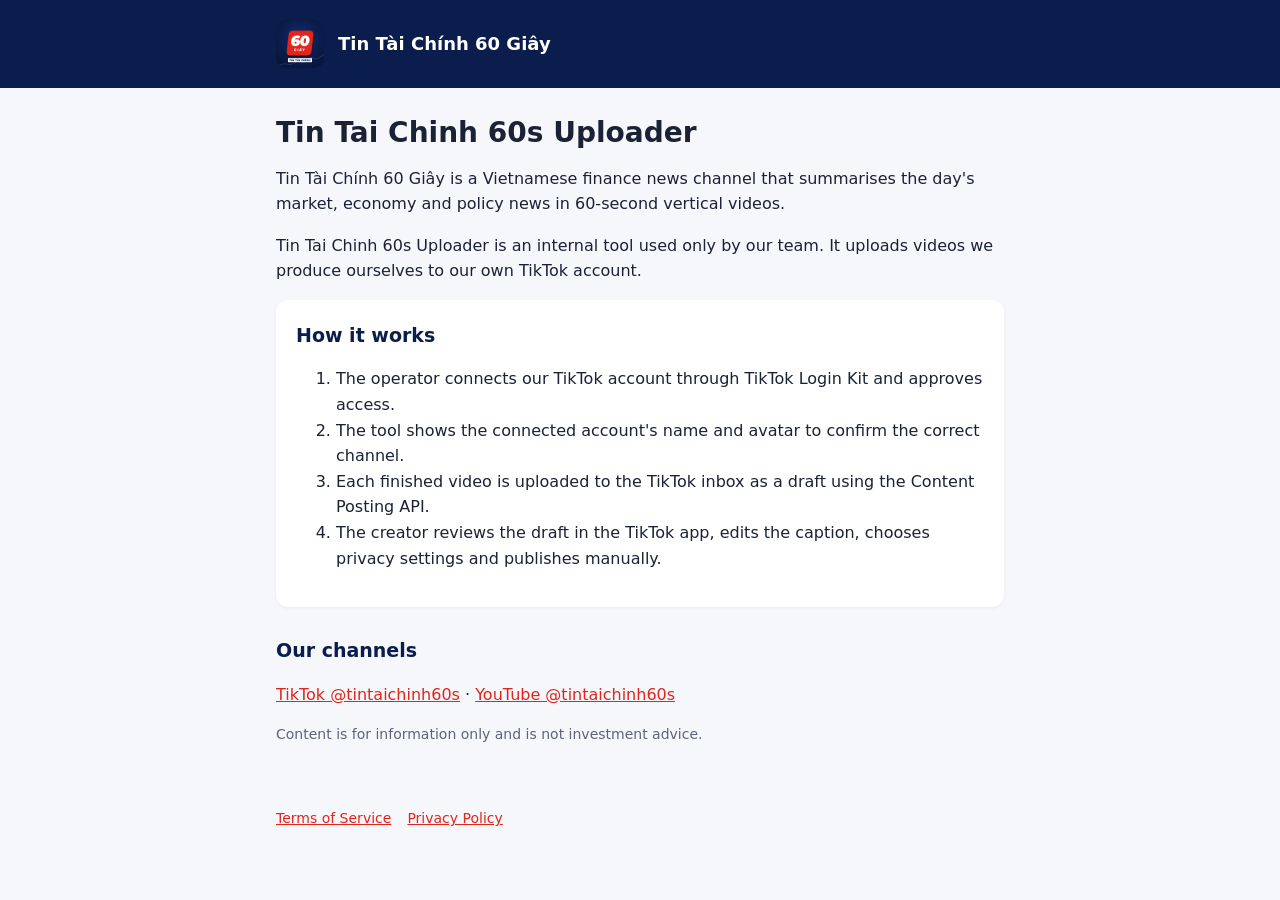
<file: index.html>
<!doctype html>
<html lang="en"><head><meta charset="utf-8"><meta name="viewport" content="width=device-width,initial-scale=1">
<title>Tin Tai Chinh 60s Uploader</title>
<meta name="description" content="Internal tool for Tin Tai Chinh 60s to upload self-produced finance news shorts to our own TikTok account.">
<link rel="icon" href="logo.png"><link rel="stylesheet" href="style.css"></head>
<body>
<header><div class="in"><img src="logo.png" alt=""><a href="./">Tin Tài Chính 60 Giây</a></div></header>
<main>
<h1>Tin Tai Chinh 60s Uploader</h1>
<p>Tin Tài Chính 60 Giây is a Vietnamese finance news channel that summarises the day's market, economy and policy news in 60-second vertical videos.</p>
<p>Tin Tai Chinh 60s Uploader is an internal tool used only by our team. It uploads videos we produce ourselves to our own TikTok account.</p>

<div class="card">
<h2 style="margin-top:0">How it works</h2>
<ol>
<li>The operator connects our TikTok account through TikTok Login Kit and approves access.</li>
<li>The tool shows the connected account's name and avatar to confirm the correct channel.</li>
<li>Each finished video is uploaded to the TikTok inbox as a draft using the Content Posting API.</li>
<li>The creator reviews the draft in the TikTok app, edits the caption, chooses privacy settings and publishes manually.</li>
</ol>
</div>

<h2>Our channels</h2>
<p><a href="https://www.tiktok.com/@tintaichinh60s">TikTok @tintaichinh60s</a> · <a href="https://www.youtube.com/@tintaichinh60s">YouTube @tintaichinh60s</a></p>
<p class="muted">Content is for information only and is not investment advice.</p>
</main>
<footer><a href="terms/">Terms of Service</a><a href="privacy/">Privacy Policy</a></footer>
</body></html>
</file>
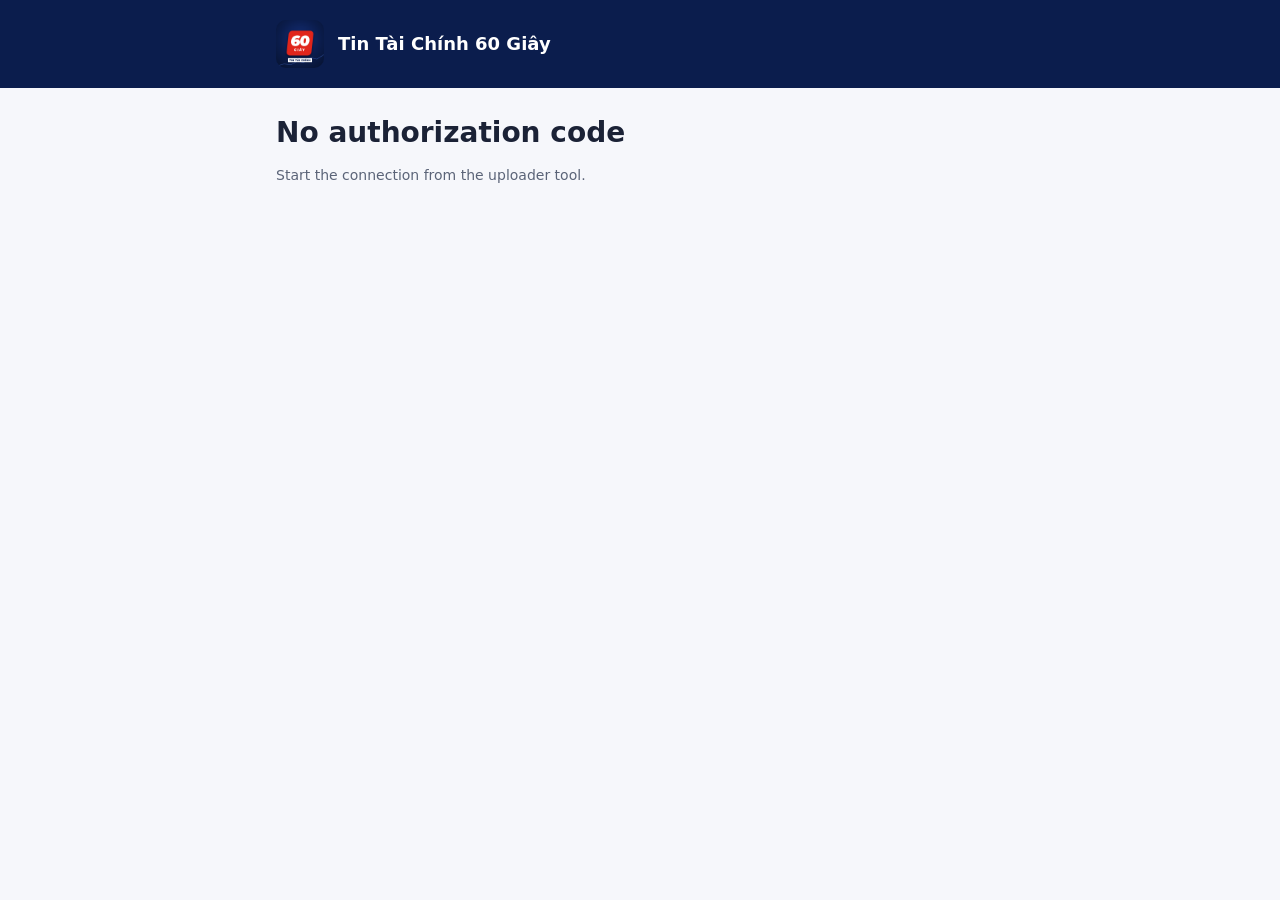
<file: callback/index.html>
<!doctype html>
<html lang="en"><head><meta charset="utf-8"><meta name="viewport" content="width=device-width,initial-scale=1">
<meta name="robots" content="noindex">
<title>TikTok Connected</title>
<link rel="icon" href="../logo.png"><link rel="stylesheet" href="../style.css"></head>
<body>
<header><div class="in"><img src="../logo.png" alt=""><a href="../">Tin Tài Chính 60 Giây</a></div></header>
<main>
<h1 id="t">Connecting TikTok…</h1>
<p id="m" class="muted"></p>
<div class="card" id="box" hidden>
<p>Copy this authorization code back into the uploader tool:</p>
<textarea id="code" readonly></textarea>
<p><button id="copy">Copy code</button></p>
</div>
</main>
<script>
var q = new URLSearchParams(location.search);
var code = q.get('code'), err = q.get('error');
var t = document.getElementById('t'), m = document.getElementById('m');
if (code) {
  t.textContent = 'TikTok account connected';
  document.getElementById('box').hidden = false;
  document.getElementById('code').value = code;
  document.getElementById('copy').onclick = function () {
    var el = document.getElementById('code'); el.select();
    (navigator.clipboard ? navigator.clipboard.writeText(el.value) : Promise.resolve(document.execCommand('copy')))
      .then(function () { m.textContent = 'Copied.'; });
  };
} else if (err) {
  t.textContent = 'Authorization failed';
  m.textContent = err + (q.get('error_description') ? ': ' + q.get('error_description') : '');
} else {
  t.textContent = 'No authorization code';
  m.textContent = 'Start the connection from the uploader tool.';
}
</script>
</body></html>
</file>
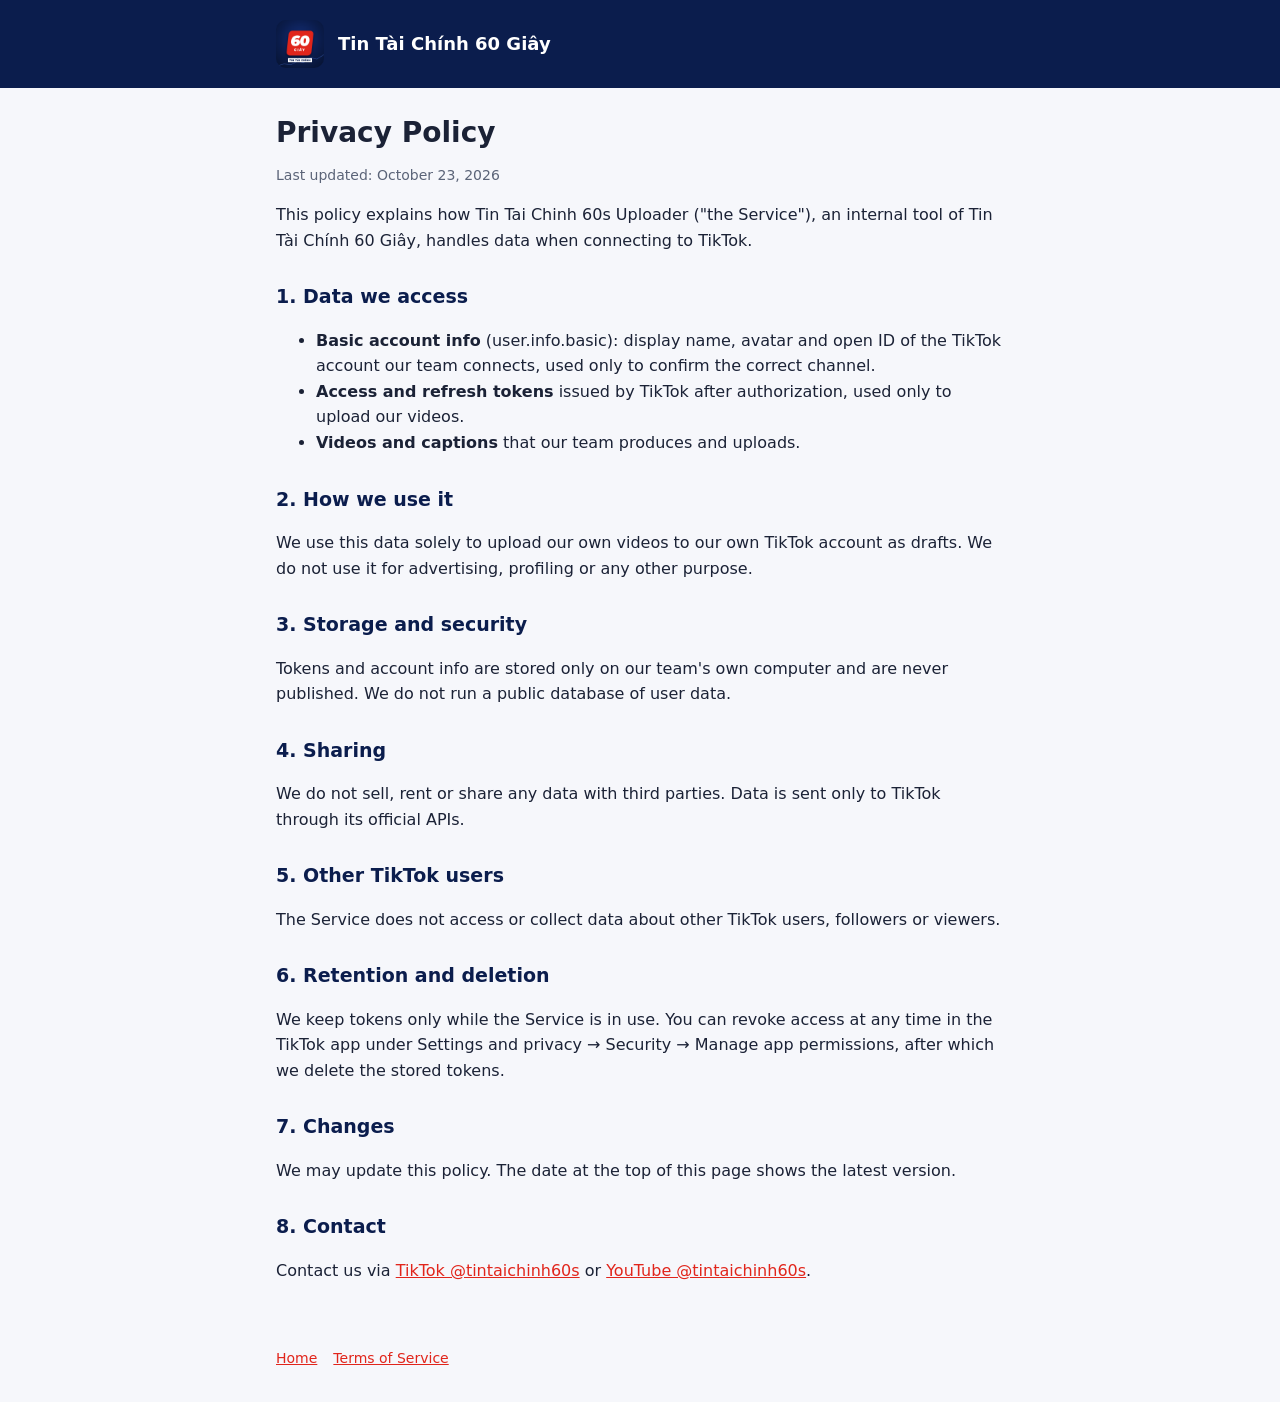
<file: privacy/index.html>
<!doctype html>
<html lang="en"><head><meta charset="utf-8"><meta name="viewport" content="width=device-width,initial-scale=1">
<title>Privacy Policy</title>
<link rel="icon" href="../logo.png"><link rel="stylesheet" href="../style.css"></head>
<body>
<header><div class="in"><img src="../logo.png" alt=""><a href="../">Tin Tài Chính 60 Giây</a></div></header>
<main>
<h1>Privacy Policy</h1>
<p class="muted">Last updated: October 23, 2026</p>

<p>This policy explains how Tin Tai Chinh 60s Uploader ("the Service"), an internal tool of Tin Tài Chính 60 Giây, handles data when connecting to TikTok.</p>

<h2>1. Data we access</h2>
<ul>
<li><b>Basic account info</b> (user.info.basic): display name, avatar and open ID of the TikTok account our team connects, used only to confirm the correct channel.</li>
<li><b>Access and refresh tokens</b> issued by TikTok after authorization, used only to upload our videos.</li>
<li><b>Videos and captions</b> that our team produces and uploads.</li>
</ul>

<h2>2. How we use it</h2>
<p>We use this data solely to upload our own videos to our own TikTok account as drafts. We do not use it for advertising, profiling or any other purpose.</p>

<h2>3. Storage and security</h2>
<p>Tokens and account info are stored only on our team's own computer and are never published. We do not run a public database of user data.</p>

<h2>4. Sharing</h2>
<p>We do not sell, rent or share any data with third parties. Data is sent only to TikTok through its official APIs.</p>

<h2>5. Other TikTok users</h2>
<p>The Service does not access or collect data about other TikTok users, followers or viewers.</p>

<h2>6. Retention and deletion</h2>
<p>We keep tokens only while the Service is in use. You can revoke access at any time in the TikTok app under Settings and privacy → Security → Manage app permissions, after which we delete the stored tokens.</p>

<h2>7. Changes</h2>
<p>We may update this policy. The date at the top of this page shows the latest version.</p>

<h2>8. Contact</h2>
<p>Contact us via <a href="https://www.tiktok.com/@tintaichinh60s">TikTok @tintaichinh60s</a> or <a href="https://www.youtube.com/@tintaichinh60s">YouTube @tintaichinh60s</a>.</p>
</main>
<footer><a href="../">Home</a><a href="../terms/">Terms of Service</a></footer>
</body></html>
</file>
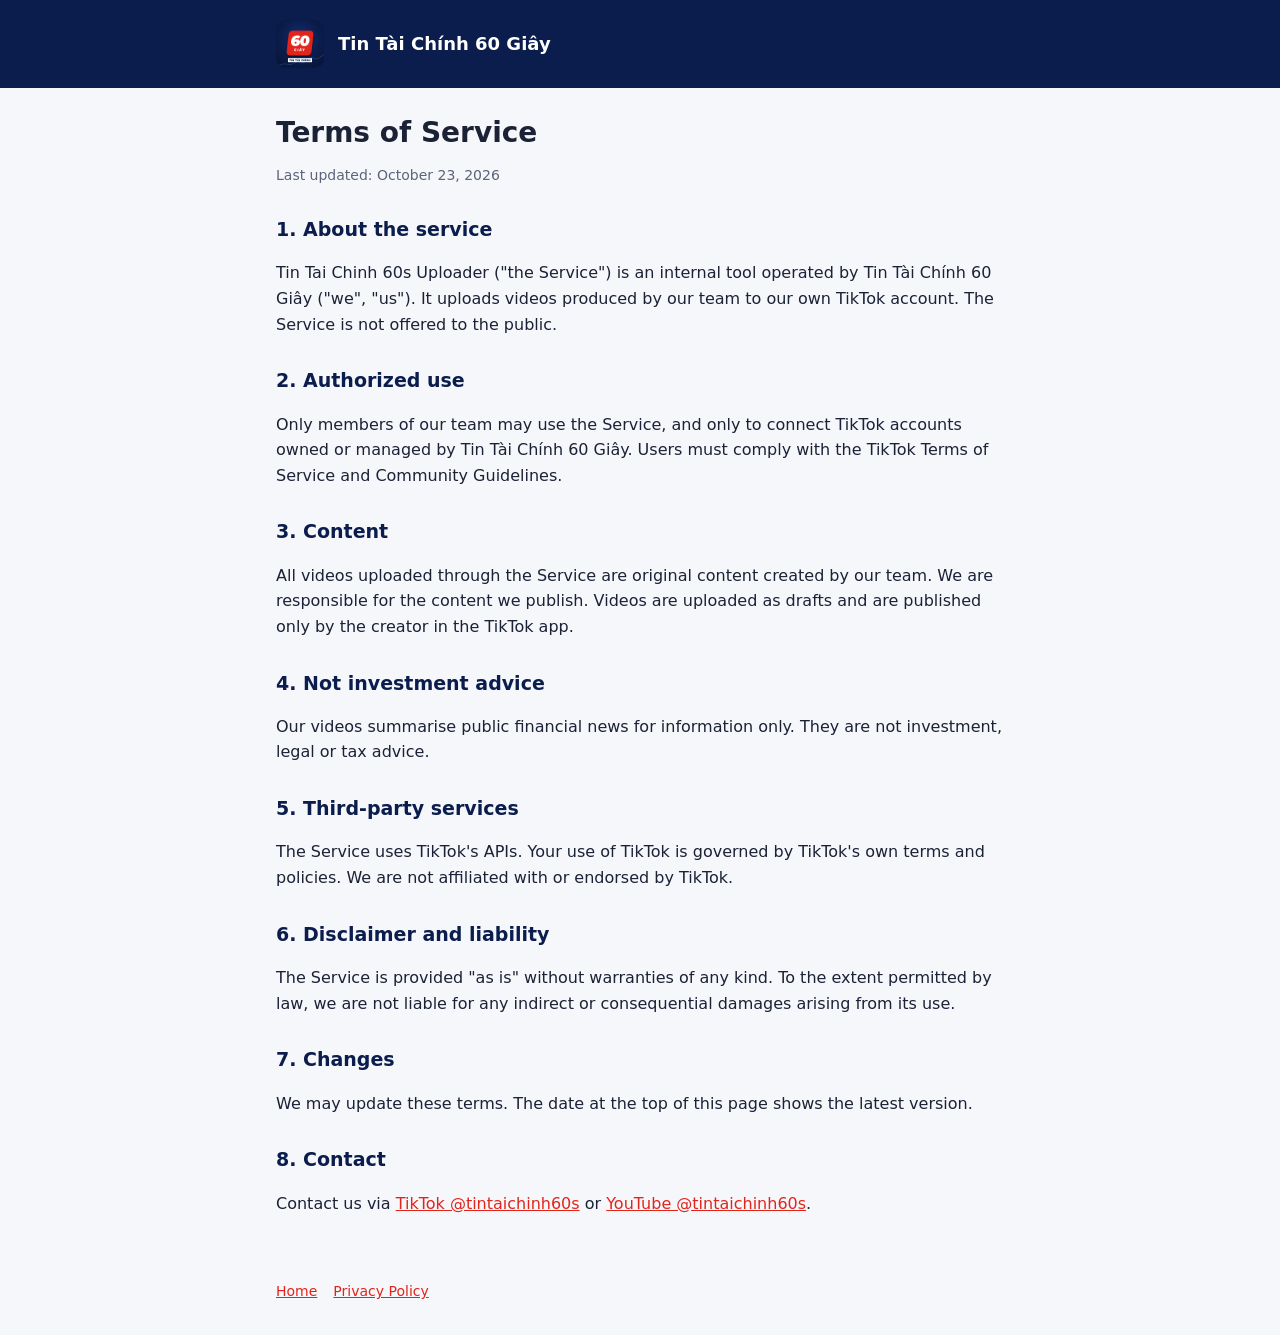
<file: terms/index.html>
<!doctype html>
<html lang="en"><head><meta charset="utf-8"><meta name="viewport" content="width=device-width,initial-scale=1">
<title>Terms of Service</title>
<link rel="icon" href="../logo.png"><link rel="stylesheet" href="../style.css"></head>
<body>
<header><div class="in"><img src="../logo.png" alt=""><a href="../">Tin Tài Chính 60 Giây</a></div></header>
<main>
<h1>Terms of Service</h1>
<p class="muted">Last updated: October 23, 2026</p>

<h2>1. About the service</h2>
<p>Tin Tai Chinh 60s Uploader ("the Service") is an internal tool operated by Tin Tài Chính 60 Giây ("we", "us"). It uploads videos produced by our team to our own TikTok account. The Service is not offered to the public.</p>

<h2>2. Authorized use</h2>
<p>Only members of our team may use the Service, and only to connect TikTok accounts owned or managed by Tin Tài Chính 60 Giây. Users must comply with the TikTok Terms of Service and Community Guidelines.</p>

<h2>3. Content</h2>
<p>All videos uploaded through the Service are original content created by our team. We are responsible for the content we publish. Videos are uploaded as drafts and are published only by the creator in the TikTok app.</p>

<h2>4. Not investment advice</h2>
<p>Our videos summarise public financial news for information only. They are not investment, legal or tax advice.</p>

<h2>5. Third-party services</h2>
<p>The Service uses TikTok's APIs. Your use of TikTok is governed by TikTok's own terms and policies. We are not affiliated with or endorsed by TikTok.</p>

<h2>6. Disclaimer and liability</h2>
<p>The Service is provided "as is" without warranties of any kind. To the extent permitted by law, we are not liable for any indirect or consequential damages arising from its use.</p>

<h2>7. Changes</h2>
<p>We may update these terms. The date at the top of this page shows the latest version.</p>

<h2>8. Contact</h2>
<p>Contact us via <a href="https://www.tiktok.com/@tintaichinh60s">TikTok @tintaichinh60s</a> or <a href="https://www.youtube.com/@tintaichinh60s">YouTube @tintaichinh60s</a>.</p>
</main>
<footer><a href="../">Home</a><a href="../privacy/">Privacy Policy</a></footer>
</body></html>
</file>
<file: style.css>
:root{--navy:#0b1d4d;--red:#e1251b;--ink:#1b2236;--muted:#5b6478;--bg:#f6f7fb;--card:#fff}
*{box-sizing:border-box}
body{margin:0;font-family:system-ui,-apple-system,"Segoe UI",Roboto,sans-serif;color:var(--ink);background:var(--bg);line-height:1.6}
header{background:var(--navy);color:#fff}
header .in{max-width:760px;margin:0 auto;padding:20px 16px;display:flex;align-items:center;gap:14px}
header img{width:48px;height:48px;border-radius:10px}
header a{color:#fff;text-decoration:none;font-weight:800;font-size:18px}
main{max-width:760px;margin:0 auto;padding:28px 16px 48px}
h1{font-size:28px;line-height:1.2;margin:0 0 12px}
h2{font-size:19px;margin:28px 0 8px;color:var(--navy)}
a{color:var(--red)}
.card{background:var(--card);border-radius:12px;padding:20px;box-shadow:0 1px 3px rgba(0,0,0,.06);margin:16px 0}
.muted{color:var(--muted);font-size:14px}
code,textarea{font-family:ui-monospace,Menlo,monospace;font-size:14px}
textarea{width:100%;min-height:90px;padding:10px;border:1px solid #ccd;border-radius:8px}
button{background:var(--red);color:#fff;border:0;border-radius:8px;padding:10px 18px;font-weight:700;cursor:pointer}
footer{max-width:760px;margin:0 auto;padding:0 16px 32px;font-size:14px;color:var(--muted)}
footer a{margin-right:16px}
</file>
